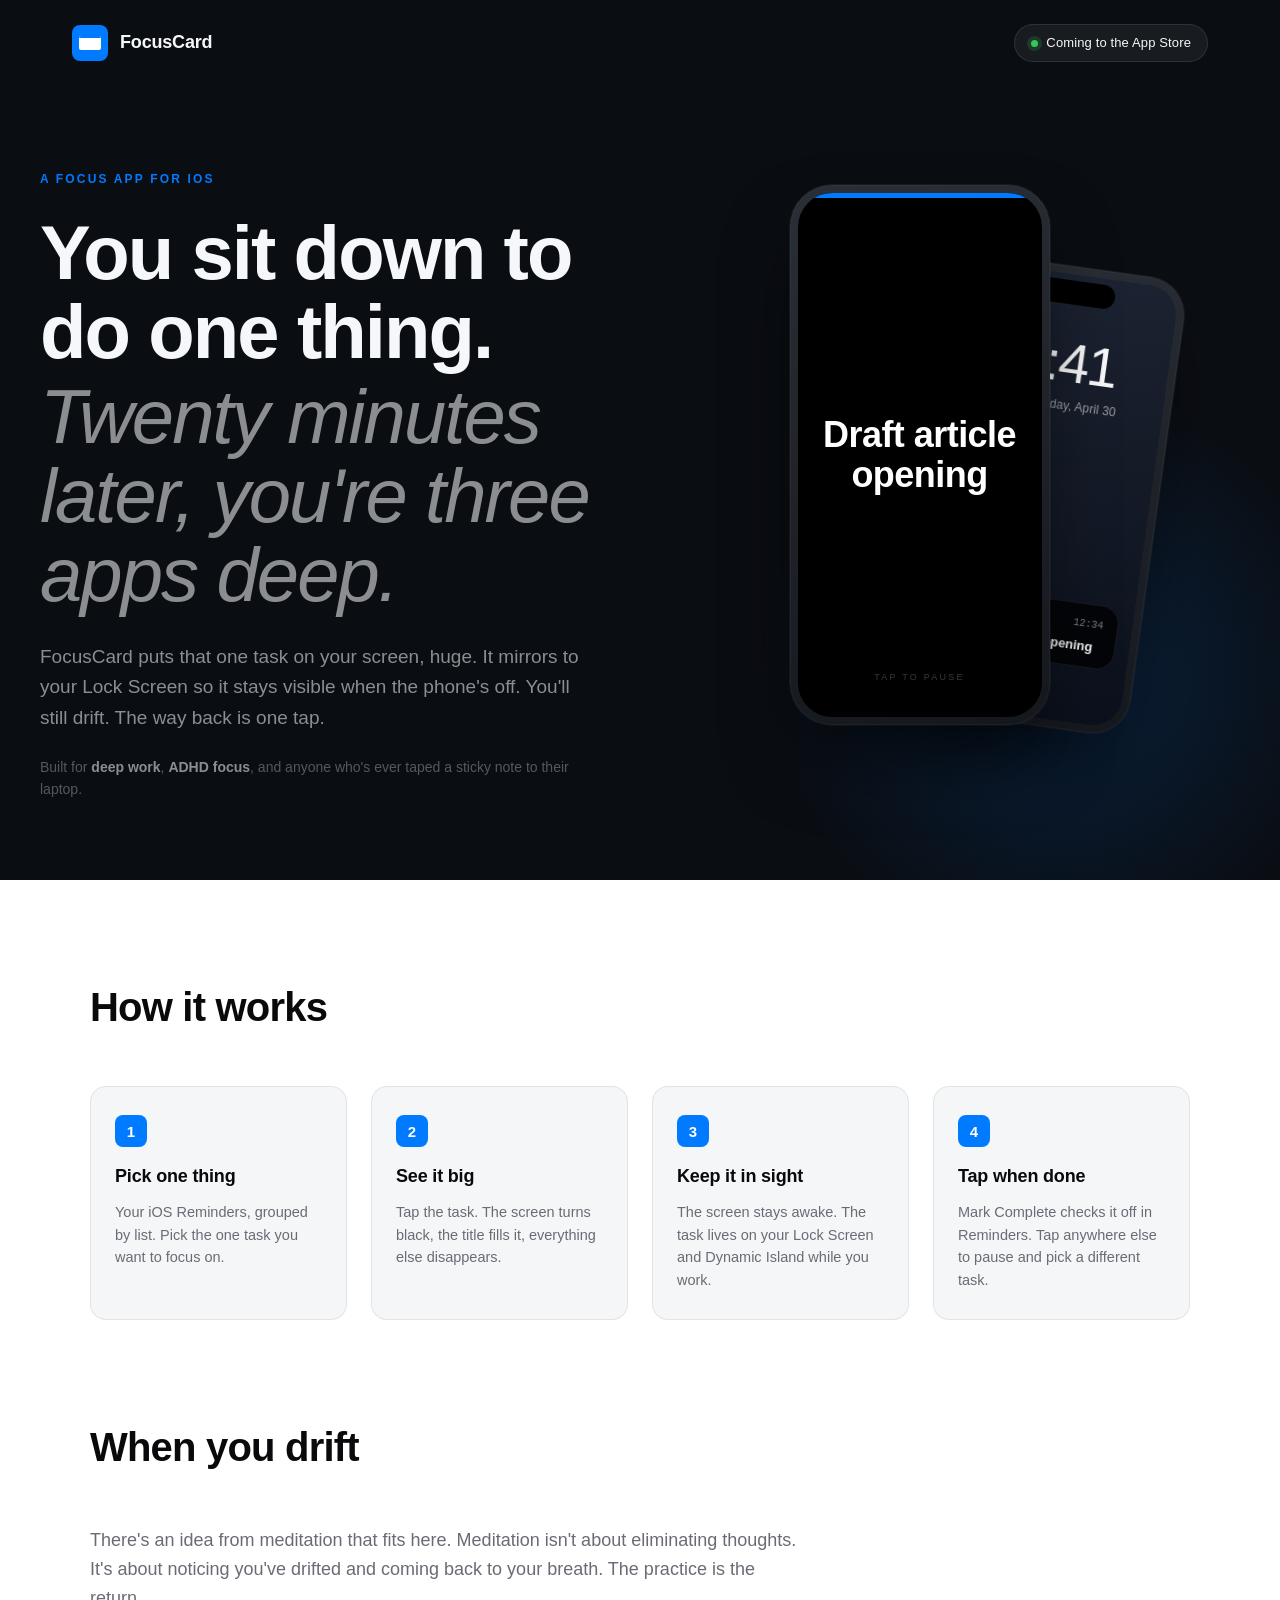
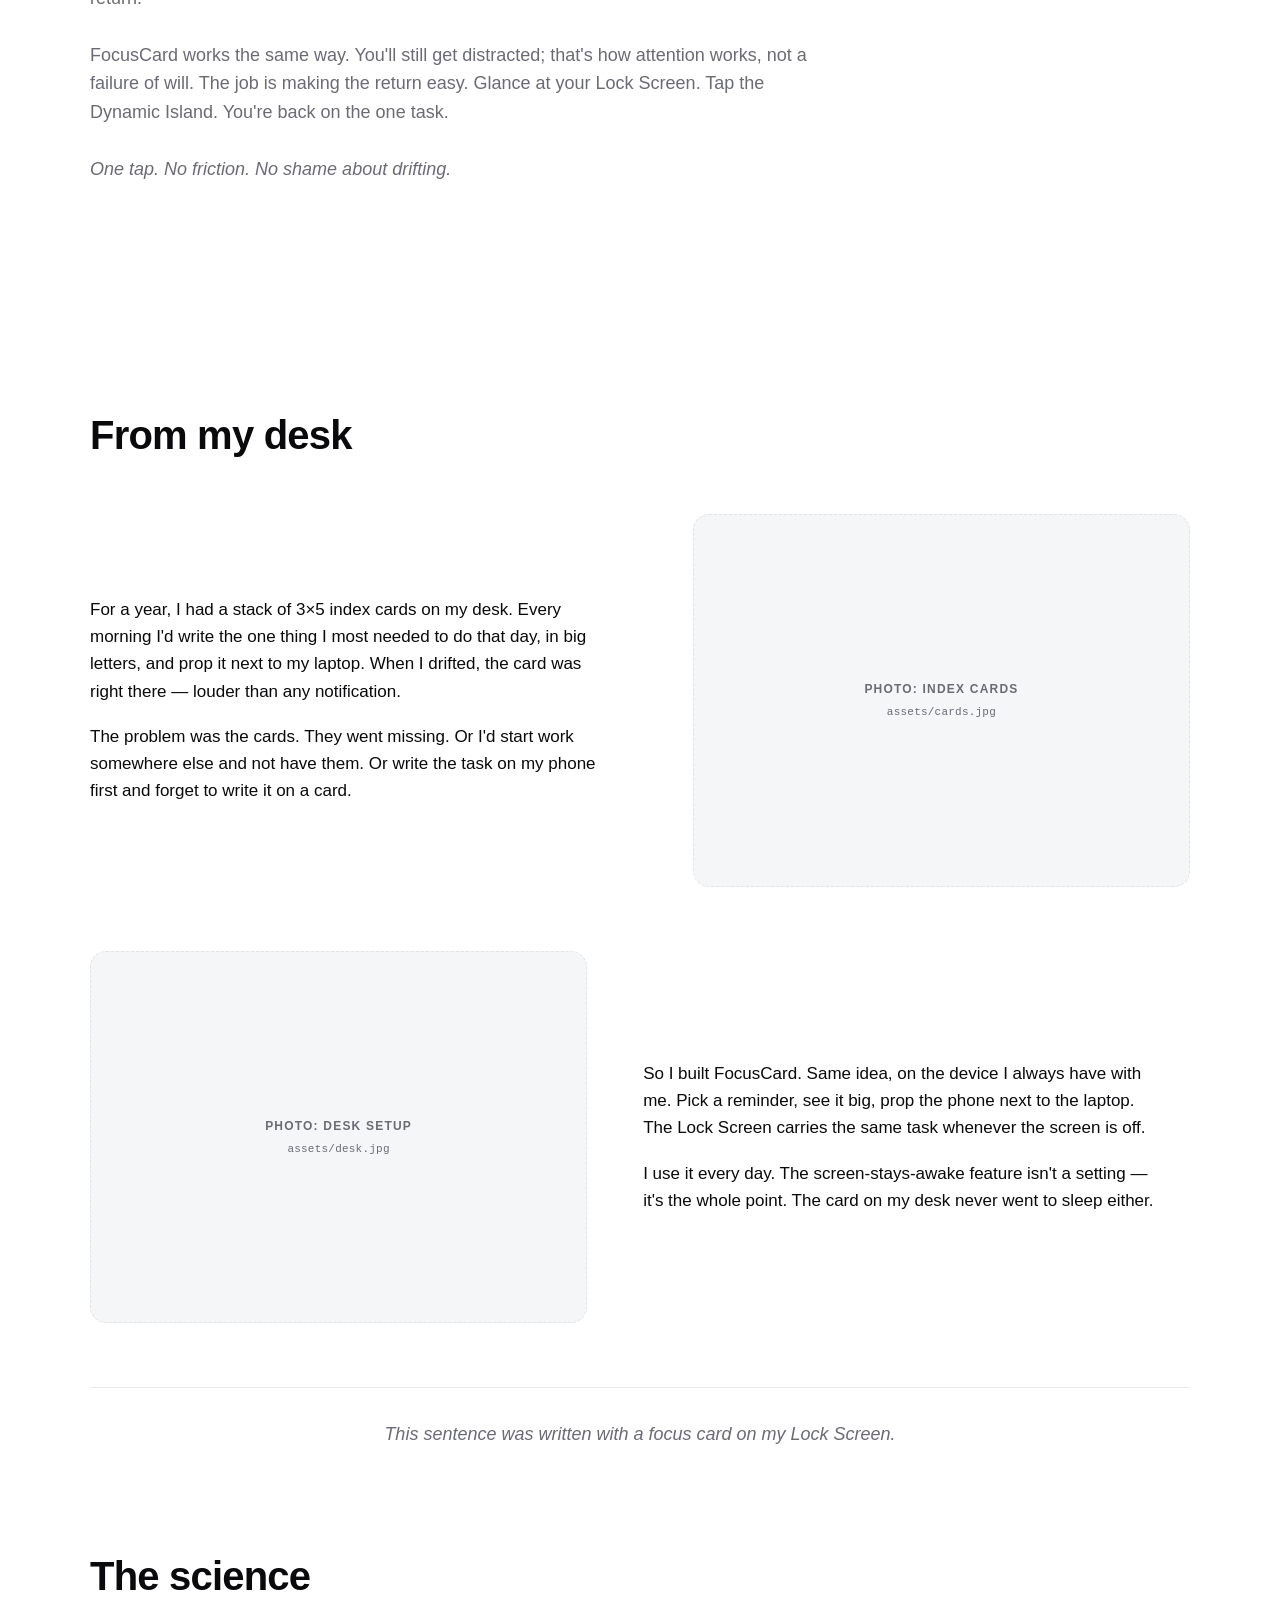
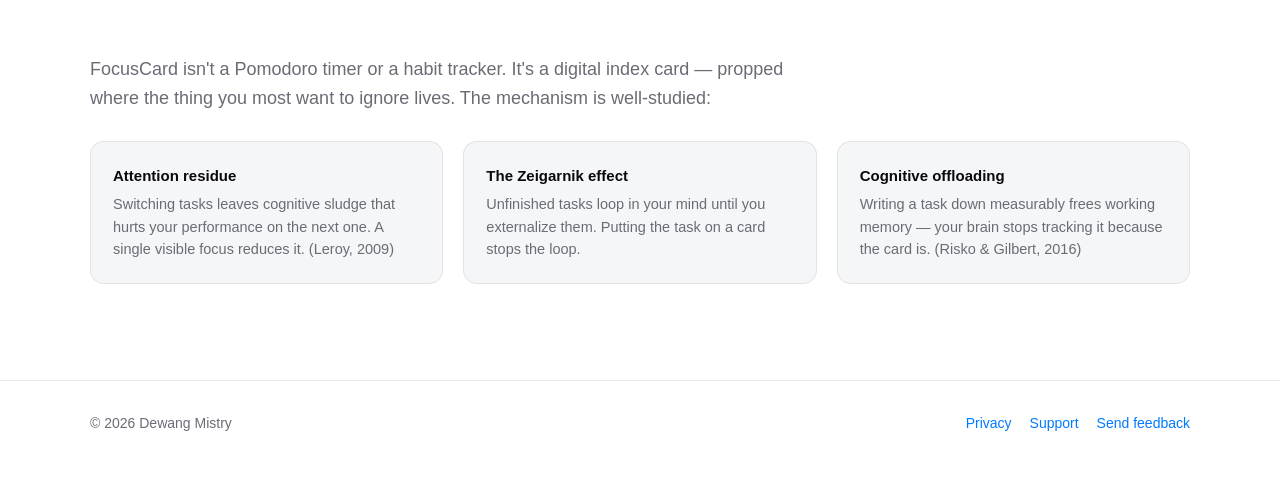
<file: index.html>
<!DOCTYPE html>
<html lang="en">
<head>
<meta charset="utf-8">
<meta name="viewport" content="width=device-width, initial-scale=1">
<title>FocusCard — A focus app for iOS</title>
<meta name="description" content="You sit down to do one thing. Twenty minutes later you're three apps deep. FocusCard puts that one task on your screen and Lock Screen, big enough to keep coming back to. Built for deep work, ADHD focus, and single-task work.">
<meta name="theme-color" content="#0a0d12">
<link rel="canonical" href="https://focuscard.app/">

<!-- Open Graph (Facebook, LinkedIn, iMessage, Slack, Discord, etc.) -->
<meta property="og:type" content="website">
<meta property="og:site_name" content="FocusCard">
<meta property="og:title" content="FocusCard — A focus app for iOS">
<meta property="og:description" content="One task. The only thing on your screen. Built for deep work, ADHD focus, and anyone who's ever taped a sticky note to their laptop.">
<meta property="og:url" content="https://focuscard.app/">
<meta property="og:image" content="https://focuscard.app/og.png">
<meta property="og:image:width" content="1200">
<meta property="og:image:height" content="630">
<meta property="og:image:alt" content="FocusCard — One task. The only thing on your screen.">

<!-- Twitter / X -->
<meta name="twitter:card" content="summary_large_image">
<meta name="twitter:title" content="FocusCard — A focus app for iOS">
<meta name="twitter:description" content="One task. The only thing on your screen. Built for deep work, ADHD focus.">
<meta name="twitter:image" content="https://focuscard.app/og.png">
<meta name="twitter:image:alt" content="FocusCard — One task. The only thing on your screen.">

<link rel="stylesheet" href="style.css">
</head>
<body class="landing">

<header class="lp-nav">
  <a href="index.html" class="lp-brand">
    <div class="badge"><div class="card"></div></div>
    <span>FocusCard</span>
  </a>
  <span class="lp-soon">Coming to the App Store</span>
</header>

<section class="lp-hero">
  <div class="lp-hero-grid">
    <div class="lp-hero-text">
      <p class="lp-eyebrow">A focus app for iOS</p>
      <h1 class="lp-headline">
        You sit down to do one thing.
        <em>Twenty minutes later, you're three apps deep.</em>
      </h1>
      <p class="lp-sub">FocusCard puts that one task on your screen, huge. It mirrors to your Lock Screen so it stays visible when the phone's off. You'll still drift. The way back is one tap.</p>
      <p class="lp-audience">Built for <strong>deep work</strong>, <strong>ADHD focus</strong>, and anyone who's ever taped a sticky note to their laptop.</p>
    </div>

    <div class="lp-hero-mock">
      <div class="phone-stack">
        <!-- Focus card (front) -->
        <div class="phone phone-focus">
          <div class="phone-screen">
            <div class="phone-stripe"></div>
            <div class="phone-card-text">Draft article opening</div>
            <div class="phone-pause">TAP TO PAUSE</div>
          </div>
        </div>

        <!-- Lock Screen with Live Activity (behind, slight tilt) -->
        <div class="phone phone-sm phone-lockscreen">
          <div class="phone-screen">
            <div class="ls-time">9:41</div>
            <div class="ls-date">Wednesday, April 30</div>
            <div class="live-activity">
              <span class="la-stripe"></span>
              <div class="la-content">
                <div class="la-row">
                  <span class="la-pill"><span class="la-dot"></span>FOCUSING</span>
                  <span class="la-timer">12:34</span>
                </div>
                <div class="la-title">Draft article opening</div>
              </div>
            </div>
          </div>
        </div>
      </div>
    </div>
  </div>
</section>

<section class="lp-section">
  <div class="lp-section-inner">
    <h2 class="lp-section-title">How it works</h2>
    <div class="lp-steps">
      <div class="lp-step">
        <span class="lp-step-num">1</span>
        <h3>Pick one thing</h3>
        <p>Your iOS Reminders, grouped by list. Pick the one task you want to focus on.</p>
      </div>
      <div class="lp-step">
        <span class="lp-step-num">2</span>
        <h3>See it big</h3>
        <p>Tap the task. The screen turns black, the title fills it, everything else disappears.</p>
      </div>
      <div class="lp-step">
        <span class="lp-step-num">3</span>
        <h3>Keep it in sight</h3>
        <p>The screen stays awake. The task lives on your Lock Screen and Dynamic Island while you work.</p>
      </div>
      <div class="lp-step">
        <span class="lp-step-num">4</span>
        <h3>Tap when done</h3>
        <p>Mark Complete checks it off in Reminders. Tap anywhere else to pause and pick a different task.</p>
      </div>
    </div>
  </div>
</section>

<section class="lp-section" style="padding-top: 0;">
  <div class="lp-section-inner">
    <h2 class="lp-section-title">When you drift</h2>
    <p class="lp-why-lead">There's an idea from meditation that fits here. Meditation isn't about eliminating thoughts. It's about noticing you've drifted and coming back to your breath. The practice is the return.</p>
    <p class="lp-why-lead">FocusCard works the same way. You'll still get distracted; that's how attention works, not a failure of will. The job is making the return easy. Glance at your Lock Screen. Tap the Dynamic Island. You're back on the one task.</p>
    <p class="lp-why-lead" style="font-style: italic;">One tap. No friction. No shame about drifting.</p>
  </div>
</section>

<section class="lp-section lp-story">
  <div class="lp-section-inner">
    <h2 class="lp-section-title">From my desk</h2>

    <div class="lp-story-grid">
      <div>
        <p>For a year, I had a stack of 3×5 index cards on my desk. Every morning I'd write the one thing I most needed to do that day, in big letters, and prop it next to my laptop. When I drifted, the card was right there — louder than any notification.</p>
        <p>The problem was the cards. They went missing. Or I'd start work somewhere else and not have them. Or write the task on my phone first and forget to write it on a card.</p>
      </div>
      <!-- Drop your photo at: docs/assets/cards.jpg (≥1200×900, jpg) -->
      <!-- Then replace this entire <figure> with: <figure class="lp-photo"><img src="assets/cards.jpg" alt="A stack of index cards on a wooden desk"></figure> -->
      <figure class="lp-photo">
        <span class="lp-photo-hint">
          Photo: index cards
          <code>assets/cards.jpg</code>
        </span>
      </figure>
    </div>

    <div class="lp-story-grid reverse">
      <div>
        <p>So I built FocusCard. Same idea, on the device I always have with me. Pick a reminder, see it big, prop the phone next to the laptop. The Lock Screen carries the same task whenever the screen is off.</p>
        <p>I use it every day. The screen-stays-awake feature isn't a setting — it's the whole point. The card on my desk never went to sleep either.</p>
      </div>
      <!-- Drop your photo at: docs/assets/desk.jpg (≥1600×1200, jpg) -->
      <!-- Then replace this entire <figure> with: <figure class="lp-photo"><img src="assets/desk.jpg" alt="Author's desk with iPhone running FocusCard propped next to a laptop"></figure> -->
      <figure class="lp-photo">
        <span class="lp-photo-hint">
          Photo: desk setup
          <code>assets/desk.jpg</code>
        </span>
      </figure>
    </div>

    <div class="lp-story-callout">
      <p>This sentence was written with a focus card on my Lock Screen.</p>
    </div>
  </div>
</section>

<section class="lp-section" style="padding-top: 0;">
  <div class="lp-section-inner">
    <h2 class="lp-section-title">The science</h2>
    <p class="lp-why-lead">FocusCard isn't a Pomodoro timer or a habit tracker. It's a digital index card — propped where the thing you most want to ignore lives. The mechanism is well-studied:</p>
    <ul class="lp-research">
      <li>
        <strong>Attention residue</strong>
        Switching tasks leaves cognitive sludge that hurts your performance on the next one. A single visible focus reduces it. (Leroy, 2009)
      </li>
      <li>
        <strong>The Zeigarnik effect</strong>
        Unfinished tasks loop in your mind until you externalize them. Putting the task on a card stops the loop.
      </li>
      <li>
        <strong>Cognitive offloading</strong>
        Writing a task down measurably frees working memory — your brain stops tracking it because the card is. (Risko &amp; Gilbert, 2016)
      </li>
    </ul>
  </div>
</section>

<footer class="lp-footer">
  <div class="lp-footer-inner">
    <span>© 2026 Dewang Mistry</span>
    <nav>
      <a href="privacy.html">Privacy</a>
      <a href="support.html">Support</a>
      <a href="mailto:dewang+focuscard@gmail.com">Send feedback</a>
    </nav>
  </div>
</footer>

</body>
</html>
</file>
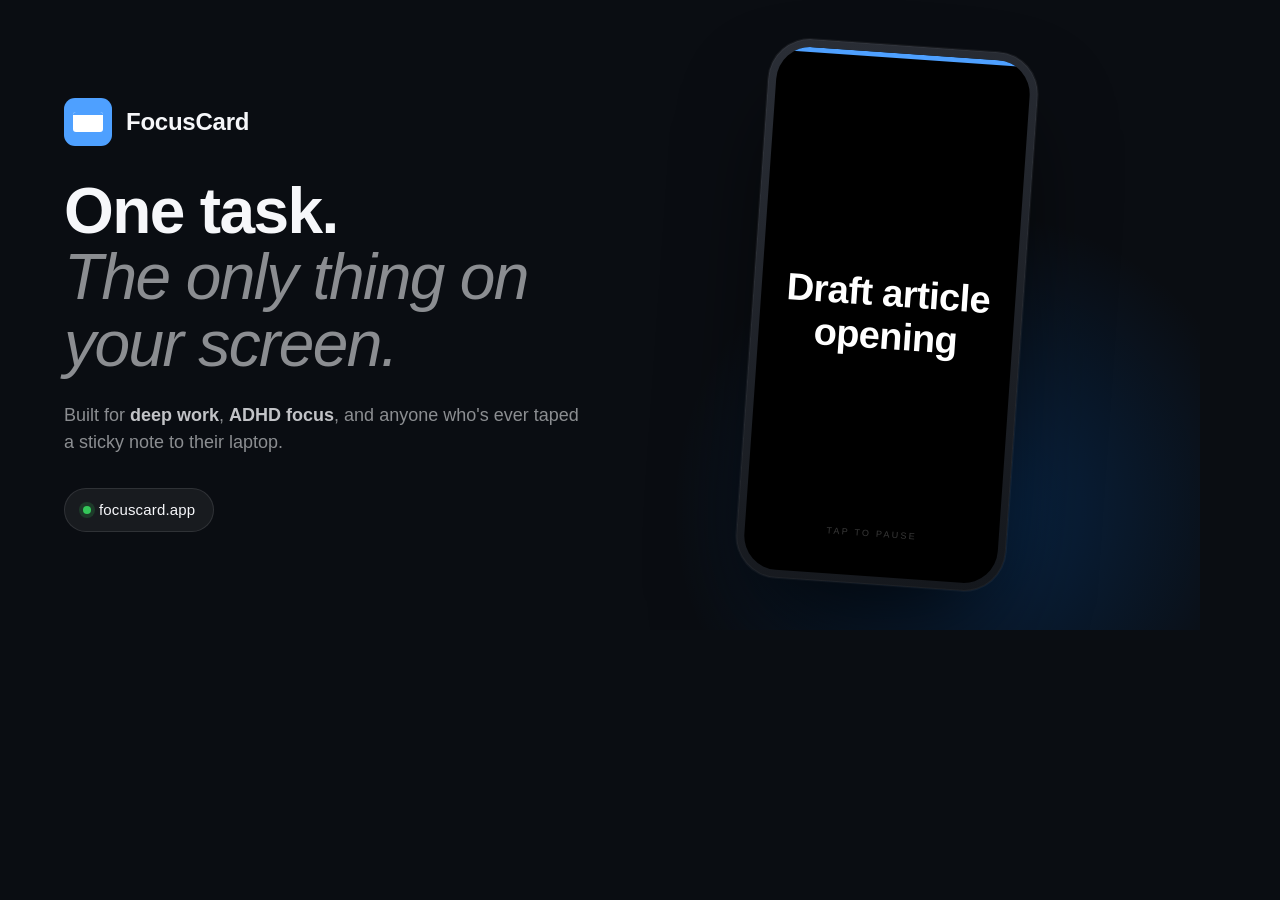
<file: og.html>
<!DOCTYPE html>
<!--
  Renders a 1200×630 social card for Open Graph / Twitter / iMessage previews.
  This file is rendered headlessly into og.png; it is NOT linked from index.html.
-->
<html lang="en">
<head>
<meta charset="utf-8">
<title>FocusCard OG card</title>
<style>
  :root {
    --tint: #4ea0ff;
    --bg: #0a0d12;
    --fg: #f6f7fa;
    --muted: rgba(246, 247, 250, 0.55);
  }
  * { box-sizing: border-box; margin: 0; padding: 0; }
  html, body {
    width: 1200px;
    height: 630px;
    background: var(--bg);
    color: var(--fg);
    font: 17px/1.5 -apple-system, BlinkMacSystemFont, "SF Pro Text", "Segoe UI", Roboto, sans-serif;
    -webkit-font-smoothing: antialiased;
    overflow: hidden;
  }
  body {
    position: relative;
    display: grid;
    grid-template-columns: 1.15fr 1fr;
    align-items: center;
    padding: 0 64px;
  }
  body::before {
    content: "";
    position: absolute;
    top: 25%; right: -10%;
    width: 700px; height: 700px;
    background: radial-gradient(circle, rgba(0, 122, 255, 0.22) 0%, transparent 60%);
    pointer-events: none;
  }
  .left { z-index: 1; }
  .brand {
    display: flex;
    align-items: center;
    gap: 14px;
    margin-bottom: 32px;
  }
  .badge {
    width: 48px; height: 48px;
    background: var(--tint);
    border-radius: 11px;
    display: flex; align-items: center; justify-content: center;
  }
  .badge .card {
    width: 30px; height: 20px;
    background: white; border-radius: 3px;
    position: relative; overflow: hidden;
  }
  .badge .card::before {
    content: "";
    position: absolute; top: 0; left: 0; right: 0;
    height: 3px; background: var(--tint);
  }
  .brand h1 {
    font-size: 24px;
    font-weight: 700;
    letter-spacing: -0.01em;
  }
  .headline {
    font-size: 64px;
    font-weight: 700;
    line-height: 1.04;
    letter-spacing: -0.025em;
    margin-bottom: 24px;
  }
  .headline em {
    display: block;
    font-style: italic;
    font-weight: 400;
    color: var(--muted);
  }
  .tagline {
    font-size: 18px;
    color: var(--muted);
    line-height: 1.5;
    max-width: 520px;
    margin-bottom: 32px;
  }
  .tagline strong {
    color: rgba(246, 247, 250, 0.78);
    font-weight: 600;
  }
  .url {
    display: inline-flex;
    align-items: center;
    gap: 8px;
    padding: 10px 18px;
    border-radius: 999px;
    background: rgba(255, 255, 255, 0.06);
    border: 1px solid rgba(255, 255, 255, 0.10);
    color: var(--fg);
    font-size: 15px;
    font-weight: 500;
    letter-spacing: 0.01em;
  }
  .url::before {
    content: "";
    width: 8px; height: 8px;
    border-radius: 50%;
    background: #34c759;
    box-shadow: 0 0 0 4px rgba(52, 199, 89, 0.18);
  }

  /* Phone mockup, slightly tilted */
  .right {
    display: flex;
    justify-content: center;
    align-items: center;
    z-index: 1;
  }
  .phone {
    width: 270px;
    height: 540px;
    background: linear-gradient(160deg, #2a2e36 0%, #14171c 100%);
    border-radius: 42px;
    padding: 8px;
    box-shadow:
      0 50px 100px -25px rgba(0, 0, 0, 0.8),
      0 0 0 1px rgba(255, 255, 255, 0.06),
      inset 0 0 0 1px rgba(255, 255, 255, 0.04);
    position: relative;
    transform: rotate(4deg);
  }
  .phone::before {
    content: "";
    position: absolute;
    top: 16px;
    left: 50%;
    transform: translateX(-50%);
    width: 96px; height: 28px;
    background: #000;
    border-radius: 20px;
    z-index: 3;
  }
  .phone-screen {
    width: 100%; height: 100%;
    background: #000;
    border-radius: 34px;
    overflow: hidden;
    position: relative;
    display: flex;
    align-items: center;
    justify-content: center;
  }
  .phone-stripe {
    position: absolute;
    top: 0; left: 0; right: 0;
    height: 5px;
    background: var(--tint);
    z-index: 2;
  }
  .phone-text {
    color: white;
    font-size: 38px;
    font-weight: 600;
    text-align: center;
    letter-spacing: -0.015em;
    line-height: 1.12;
    padding: 0 22px;
  }
  .phone-pause {
    position: absolute;
    bottom: 36px;
    left: 0; right: 0;
    font-size: 9px;
    letter-spacing: 0.25em;
    color: rgba(255, 255, 255, 0.22);
    text-align: center;
  }
</style>
</head>
<body>
  <div class="left">
    <div class="brand">
      <div class="badge"><div class="card"></div></div>
      <h1>FocusCard</h1>
    </div>
    <h2 class="headline">
      One task.
      <em>The only thing on your screen.</em>
    </h2>
    <p class="tagline">
      Built for <strong>deep work</strong>, <strong>ADHD focus</strong>, and anyone who's ever taped a sticky note to their laptop.
    </p>
    <span class="url">focuscard.app</span>
  </div>

  <div class="right">
    <div class="phone">
      <div class="phone-screen">
        <div class="phone-stripe"></div>
        <div class="phone-text">Draft article opening</div>
        <div class="phone-pause">TAP TO PAUSE</div>
      </div>
    </div>
  </div>
</body>
</html>
</file>
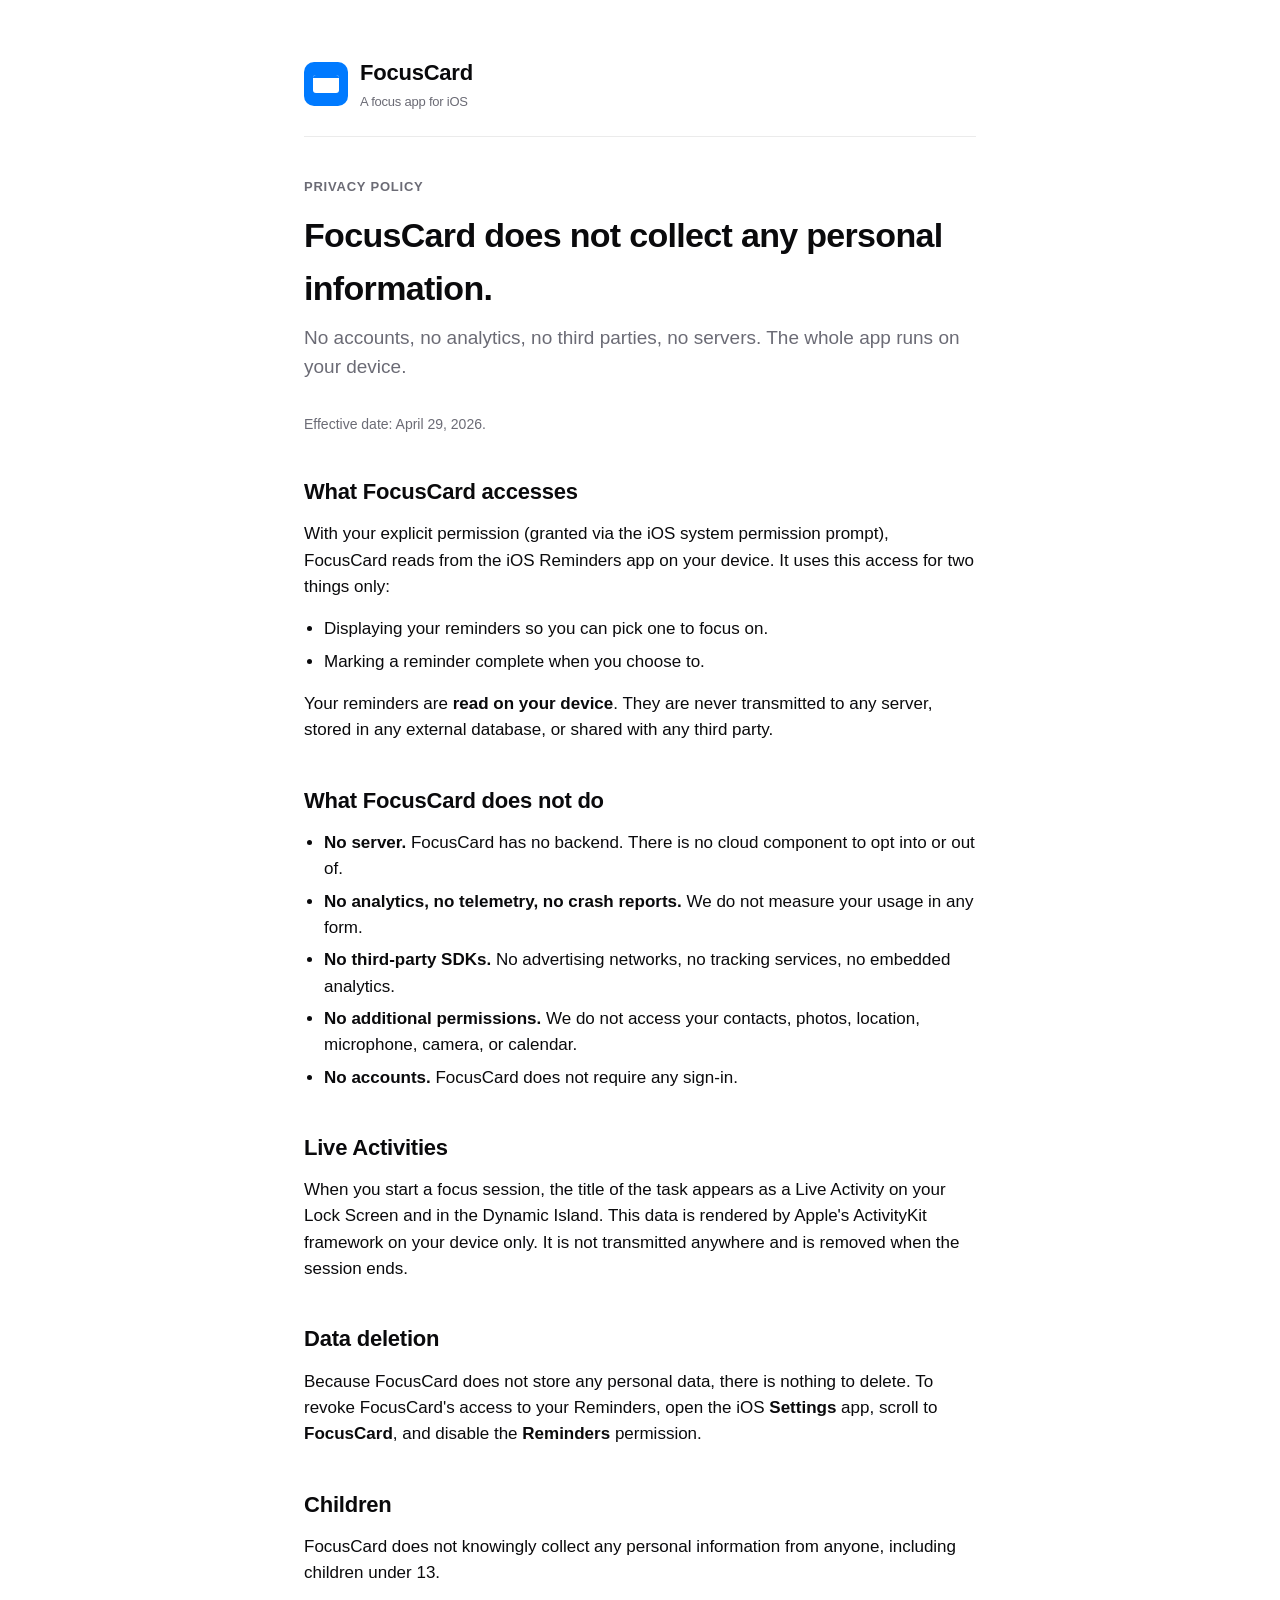
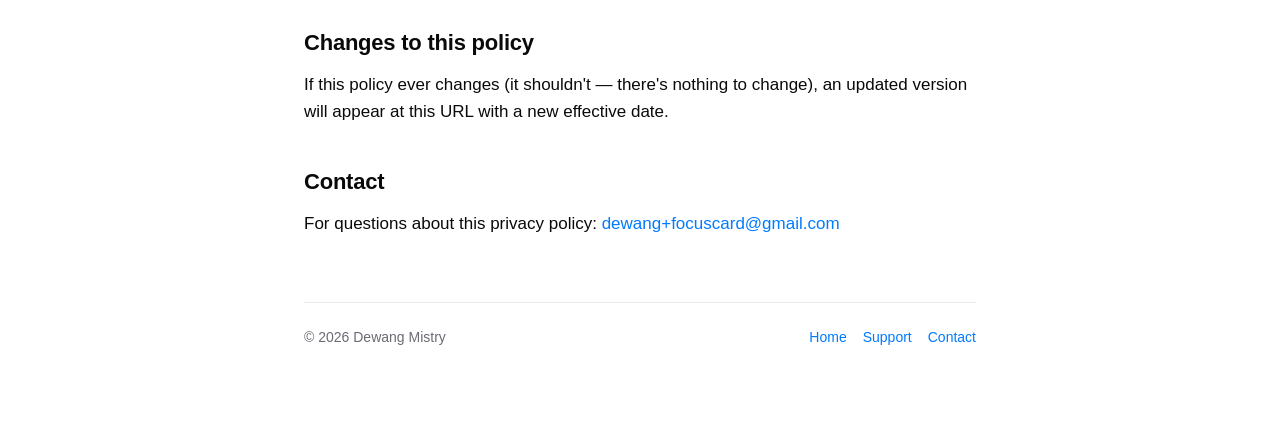
<file: privacy.html>
<!DOCTYPE html>
<html lang="en">
<head>
<meta charset="utf-8">
<meta name="viewport" content="width=device-width, initial-scale=1">
<title>Privacy Policy — FocusCard</title>
<meta name="description" content="FocusCard does not collect any personal information. No accounts, no analytics, no third parties, no servers. The whole app runs on your device.">
<meta name="theme-color" content="#0a0d12">
<link rel="canonical" href="https://focuscard.app/privacy.html">

<!-- Open Graph -->
<meta property="og:type" content="website">
<meta property="og:site_name" content="FocusCard">
<meta property="og:title" content="FocusCard — Privacy Policy">
<meta property="og:description" content="FocusCard does not collect any personal information. No accounts, no analytics, no third parties, no servers.">
<meta property="og:url" content="https://focuscard.app/privacy.html">
<meta property="og:image" content="https://focuscard.app/og.png">
<meta property="og:image:width" content="1200">
<meta property="og:image:height" content="630">

<!-- Twitter -->
<meta name="twitter:card" content="summary_large_image">
<meta name="twitter:title" content="FocusCard — Privacy Policy">
<meta name="twitter:description" content="FocusCard does not collect any personal information.">
<meta name="twitter:image" content="https://focuscard.app/og.png">

<link rel="stylesheet" href="style.css">
</head>
<body>
<main>
  <header class="brand">
    <div class="badge"><div class="card"></div></div>
    <h1>FocusCard <span class="tagline">A focus app for iOS</span></h1>
  </header>

  <p class="eyebrow">Privacy Policy</p>
  <h1 class="page-title">FocusCard does not collect any personal information.</h1>
  <p class="lead">No accounts, no analytics, no third parties, no servers. The whole app runs on your device.</p>

  <p style="font-size: 14px; color: var(--muted);">Effective date: April 29, 2026.</p>

  <h2>What FocusCard accesses</h2>
  <p>With your explicit permission (granted via the iOS system permission prompt), FocusCard reads from the iOS Reminders app on your device. It uses this access for two things only:</p>
  <ul>
    <li>Displaying your reminders so you can pick one to focus on.</li>
    <li>Marking a reminder complete when you choose to.</li>
  </ul>
  <p>Your reminders are <strong>read on your device</strong>. They are never transmitted to any server, stored in any external database, or shared with any third party.</p>

  <h2>What FocusCard does not do</h2>
  <ul>
    <li><strong>No server.</strong> FocusCard has no backend. There is no cloud component to opt into or out of.</li>
    <li><strong>No analytics, no telemetry, no crash reports.</strong> We do not measure your usage in any form.</li>
    <li><strong>No third-party SDKs.</strong> No advertising networks, no tracking services, no embedded analytics.</li>
    <li><strong>No additional permissions.</strong> We do not access your contacts, photos, location, microphone, camera, or calendar.</li>
    <li><strong>No accounts.</strong> FocusCard does not require any sign-in.</li>
  </ul>

  <h2>Live Activities</h2>
  <p>When you start a focus session, the title of the task appears as a Live Activity on your Lock Screen and in the Dynamic Island. This data is rendered by Apple's ActivityKit framework on your device only. It is not transmitted anywhere and is removed when the session ends.</p>

  <h2>Data deletion</h2>
  <p>Because FocusCard does not store any personal data, there is nothing to delete. To revoke FocusCard's access to your Reminders, open the iOS <strong>Settings</strong> app, scroll to <strong>FocusCard</strong>, and disable the <strong>Reminders</strong> permission.</p>

  <h2>Children</h2>
  <p>FocusCard does not knowingly collect any personal information from anyone, including children under 13.</p>

  <h2>Changes to this policy</h2>
  <p>If this policy ever changes (it shouldn't — there's nothing to change), an updated version will appear at this URL with a new effective date.</p>

  <h2>Contact</h2>
  <p>For questions about this privacy policy: <a href="mailto:dewang+focuscard@gmail.com">dewang+focuscard@gmail.com</a></p>

  <footer>
    <span>© 2026 Dewang Mistry</span>
    <nav>
      <a href="index.html">Home</a>
      <a href="support.html">Support</a>
      <a href="mailto:dewang+focuscard@gmail.com">Contact</a>
    </nav>
  </footer>
</main>
</body>
</html>
</file>
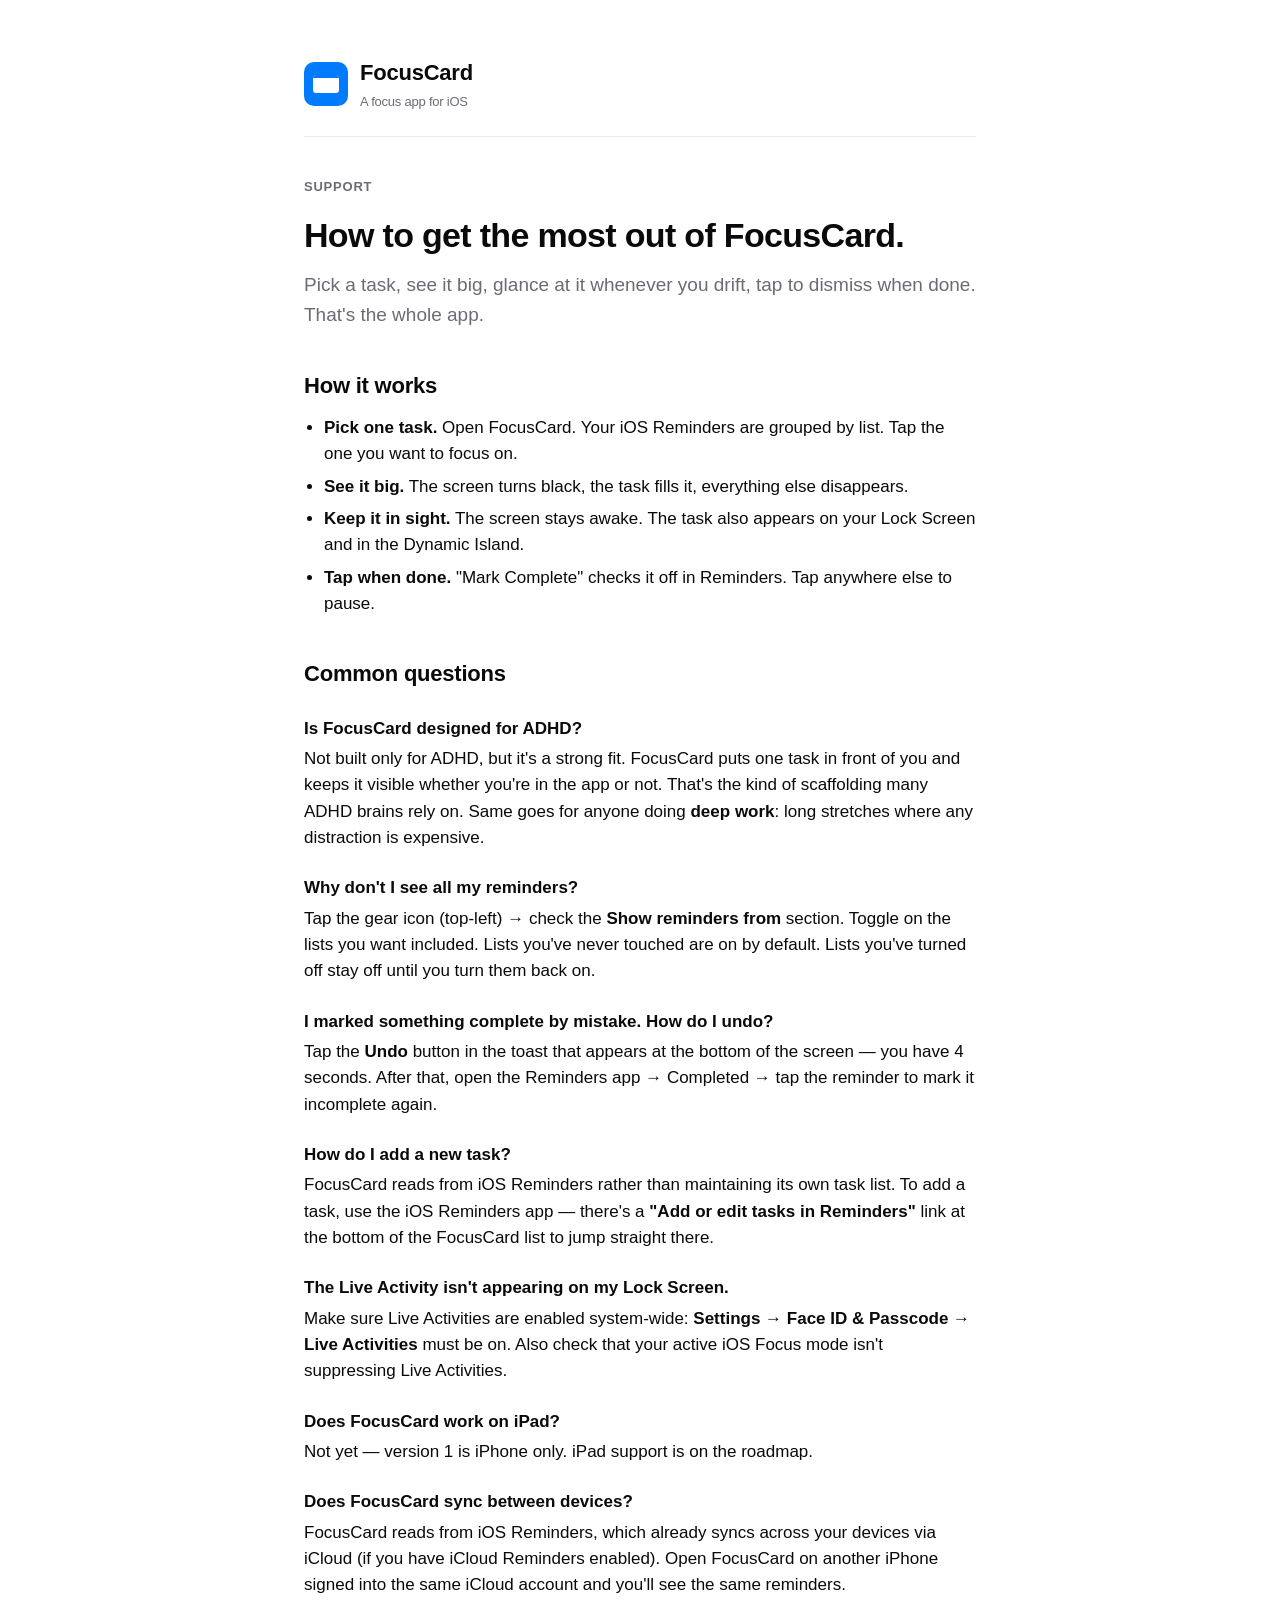
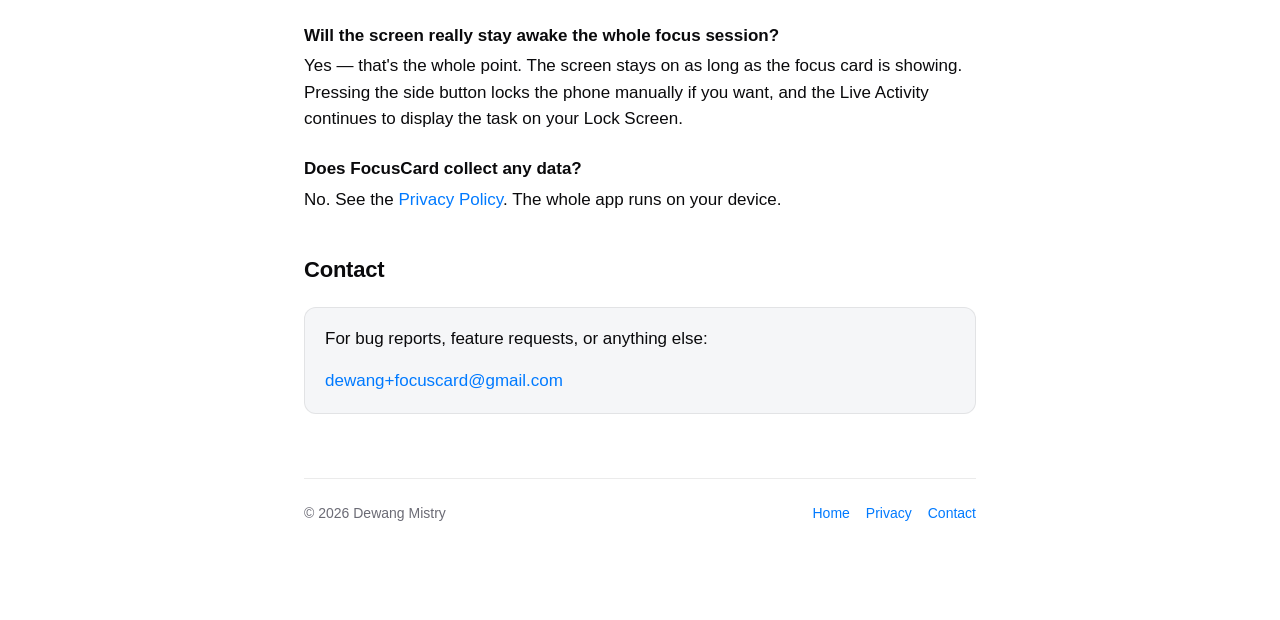
<file: support.html>
<!DOCTYPE html>
<html lang="en">
<head>
<meta charset="utf-8">
<meta name="viewport" content="width=device-width, initial-scale=1">
<title>Support — FocusCard</title>
<meta name="description" content="How to get the most out of FocusCard. Pick a task, see it big, glance at it whenever you drift, tap to dismiss when done.">
<meta name="theme-color" content="#0a0d12">
<link rel="canonical" href="https://focuscard.app/support.html">

<!-- Open Graph -->
<meta property="og:type" content="website">
<meta property="og:site_name" content="FocusCard">
<meta property="og:title" content="FocusCard — Support">
<meta property="og:description" content="How to get the most out of FocusCard. FAQs, tips, and feedback contact.">
<meta property="og:url" content="https://focuscard.app/support.html">
<meta property="og:image" content="https://focuscard.app/og.png">
<meta property="og:image:width" content="1200">
<meta property="og:image:height" content="630">

<!-- Twitter -->
<meta name="twitter:card" content="summary_large_image">
<meta name="twitter:title" content="FocusCard — Support">
<meta name="twitter:description" content="How to get the most out of FocusCard.">
<meta name="twitter:image" content="https://focuscard.app/og.png">

<link rel="stylesheet" href="style.css">
</head>
<body>
<main>
  <header class="brand">
    <div class="badge"><div class="card"></div></div>
    <h1>FocusCard <span class="tagline">A focus app for iOS</span></h1>
  </header>

  <p class="eyebrow">Support</p>
  <h1 class="page-title">How to get the most out of FocusCard.</h1>
  <p class="lead">Pick a task, see it big, glance at it whenever you drift, tap to dismiss when done. That's the whole app.</p>

  <h2>How it works</h2>
  <ul>
    <li><strong>Pick one task.</strong> Open FocusCard. Your iOS Reminders are grouped by list. Tap the one you want to focus on.</li>
    <li><strong>See it big.</strong> The screen turns black, the task fills it, everything else disappears.</li>
    <li><strong>Keep it in sight.</strong> The screen stays awake. The task also appears on your Lock Screen and in the Dynamic Island.</li>
    <li><strong>Tap when done.</strong> "Mark Complete" checks it off in Reminders. Tap anywhere else to pause.</li>
  </ul>

  <h2>Common questions</h2>

  <p class="faq-q">Is FocusCard designed for ADHD?</p>
  <p>Not built only for ADHD, but it's a strong fit. FocusCard puts one task in front of you and keeps it visible whether you're in the app or not. That's the kind of scaffolding many ADHD brains rely on. Same goes for anyone doing <strong>deep work</strong>: long stretches where any distraction is expensive.</p>

  <p class="faq-q">Why don't I see all my reminders?</p>
  <p>Tap the gear icon (top-left) → check the <strong>Show reminders from</strong> section. Toggle on the lists you want included. Lists you've never touched are on by default. Lists you've turned off stay off until you turn them back on.</p>

  <p class="faq-q">I marked something complete by mistake. How do I undo?</p>
  <p>Tap the <strong>Undo</strong> button in the toast that appears at the bottom of the screen — you have 4 seconds. After that, open the Reminders app → Completed → tap the reminder to mark it incomplete again.</p>

  <p class="faq-q">How do I add a new task?</p>
  <p>FocusCard reads from iOS Reminders rather than maintaining its own task list. To add a task, use the iOS Reminders app — there's a <strong>"Add or edit tasks in Reminders"</strong> link at the bottom of the FocusCard list to jump straight there.</p>

  <p class="faq-q">The Live Activity isn't appearing on my Lock Screen.</p>
  <p>Make sure Live Activities are enabled system-wide: <strong>Settings → Face ID &amp; Passcode → Live Activities</strong> must be on. Also check that your active iOS Focus mode isn't suppressing Live Activities.</p>

  <p class="faq-q">Does FocusCard work on iPad?</p>
  <p>Not yet — version 1 is iPhone only. iPad support is on the roadmap.</p>

  <p class="faq-q">Does FocusCard sync between devices?</p>
  <p>FocusCard reads from iOS Reminders, which already syncs across your devices via iCloud (if you have iCloud Reminders enabled). Open FocusCard on another iPhone signed into the same iCloud account and you'll see the same reminders.</p>

  <p class="faq-q">Will the screen really stay awake the whole focus session?</p>
  <p>Yes — that's the whole point. The screen stays on as long as the focus card is showing. Pressing the side button locks the phone manually if you want, and the Live Activity continues to display the task on your Lock Screen.</p>

  <p class="faq-q">Does FocusCard collect any data?</p>
  <p>No. See the <a href="privacy.html">Privacy Policy</a>. The whole app runs on your device.</p>

  <h2>Contact</h2>
  <div class="card-block">
    <p>For bug reports, feature requests, or anything else:</p>
    <p><a href="mailto:dewang+focuscard@gmail.com">dewang+focuscard@gmail.com</a></p>
  </div>

  <footer>
    <span>© 2026 Dewang Mistry</span>
    <nav>
      <a href="index.html">Home</a>
      <a href="privacy.html">Privacy</a>
      <a href="mailto:dewang+focuscard@gmail.com">Contact</a>
    </nav>
  </footer>
</main>
</body>
</html>
</file>
<file: style.css>
:root {
  --bg: #ffffff;
  --fg: #0a0a0c;
  --muted: #6b6b75;
  --tint: #007aff;
  --accent-bg: #f5f6f8;
  --border: rgba(0, 0, 0, 0.08);
  --card: #ffffff;
  --shadow: 0 1px 2px rgba(0, 0, 0, 0.04), 0 8px 24px rgba(0, 0, 0, 0.06);
  --hero-bg: #0a0d12;
  --hero-fg: #f6f7fa;
  --hero-muted: rgba(246, 247, 250, 0.55);
  --hero-dim: rgba(246, 247, 250, 0.32);
}

@media (prefers-color-scheme: dark) {
  :root {
    /* Slightly lighter than --hero-bg so the landing-page sections under the
       hero have visible contrast against it. */
    --bg: #141823;
    --fg: #f1f2f4;
    --muted: #a0a4ae;
    --tint: #4ea0ff;
    --accent-bg: #1c2230;
    --border: rgba(255, 255, 255, 0.08);
    --card: #1c2230;
    --shadow: 0 1px 2px rgba(0, 0, 0, 0.4), 0 8px 24px rgba(0, 0, 0, 0.4);
  }
}

* { box-sizing: border-box; }

html, body {
  margin: 0;
  padding: 0;
  background: var(--bg);
  color: var(--fg);
  font: 17px/1.55 -apple-system, BlinkMacSystemFont, "SF Pro Text", "Segoe UI", Roboto, sans-serif;
  -webkit-font-smoothing: antialiased;
}

a { color: var(--tint); text-decoration: none; }
a:hover { text-decoration: underline; }

/* =========================================================================
   Sub-pages (privacy, support) — kept as the original simple layout.
   ========================================================================= */

main {
  max-width: 720px;
  margin: 0 auto;
  padding: 56px 24px 96px;
}

header.brand {
  display: flex;
  align-items: center;
  gap: 12px;
  margin-bottom: 40px;
  padding-bottom: 24px;
  border-bottom: 1px solid var(--border);
}

header.brand .badge {
  width: 44px;
  height: 44px;
  background: var(--tint);
  border-radius: 10px;
  display: flex;
  align-items: center;
  justify-content: center;
  flex-shrink: 0;
}

header.brand .badge .card {
  width: 26px;
  height: 18px;
  background: white;
  border-radius: 3px;
  position: relative;
  overflow: hidden;
}

header.brand .badge .card::before {
  content: "";
  position: absolute;
  top: 0; left: 0; right: 0;
  height: 3px;
  background: var(--tint);
}

header.brand h1 {
  margin: 0;
  font-size: 22px;
  font-weight: 700;
  letter-spacing: -0.01em;
}

header.brand .tagline {
  display: block;
  font-size: 13px;
  font-weight: 400;
  color: var(--muted);
  margin-top: 2px;
}

h1.page-title {
  font-size: 34px;
  font-weight: 700;
  letter-spacing: -0.02em;
  margin: 0 0 8px;
}

.eyebrow {
  font-size: 13px;
  font-weight: 600;
  letter-spacing: 0.06em;
  text-transform: uppercase;
  color: var(--muted);
  margin: 0 0 12px;
}

p.lead {
  font-size: 19px;
  color: var(--muted);
  margin: 0 0 32px;
}

main h2 {
  font-size: 22px;
  font-weight: 600;
  letter-spacing: -0.01em;
  margin: 40px 0 12px;
}

main h3 {
  font-size: 17px;
  font-weight: 600;
  margin: 28px 0 6px;
}

main p { margin: 0 0 16px; }

main ul { padding-left: 20px; margin: 0 0 16px; }
main ul li { margin-bottom: 6px; }

.card-block {
  background: var(--accent-bg);
  border: 1px solid var(--border);
  border-radius: 12px;
  padding: 18px 20px;
  margin: 20px 0 24px;
}

.card-block p:last-child { margin-bottom: 0; }

.faq-q {
  font-weight: 600;
  margin-top: 24px;
  margin-bottom: 4px;
}

main > footer {
  margin-top: 64px;
  padding-top: 24px;
  border-top: 1px solid var(--border);
  font-size: 14px;
  color: var(--muted);
  display: flex;
  flex-wrap: wrap;
  gap: 16px;
  justify-content: space-between;
}

main > footer nav { display: flex; gap: 16px; }

@media (max-width: 480px) {
  main { padding: 36px 18px 64px; }
  h1.page-title { font-size: 28px; }
  p.lead { font-size: 17px; }
}

/* =========================================================================
   Landing page (index.html) — dark hero, phone mockup, then light sections.
   All classes prefixed `.lp-` so they don't bleed into privacy/support pages.
   ========================================================================= */

body.landing { background: var(--hero-bg); }

.lp-nav {
  max-width: 1200px;
  margin: 0 auto;
  padding: 24px 32px;
  display: flex;
  align-items: center;
  justify-content: space-between;
  gap: 20px;
}

.lp-brand {
  display: flex;
  align-items: center;
  gap: 12px;
  color: var(--hero-fg);
  text-decoration: none;
  font-weight: 600;
  font-size: 18px;
  letter-spacing: -0.01em;
}

.lp-brand:hover { text-decoration: none; }

.lp-brand .badge {
  width: 36px;
  height: 36px;
  background: var(--tint);
  border-radius: 8px;
  display: flex;
  align-items: center;
  justify-content: center;
  flex-shrink: 0;
}

.lp-brand .badge .card {
  width: 22px;
  height: 14px;
  background: white;
  border-radius: 2px;
  position: relative;
  overflow: hidden;
}

.lp-brand .badge .card::before {
  content: "";
  position: absolute;
  top: 0; left: 0; right: 0;
  height: 2px;
  background: var(--tint);
}

.lp-soon {
  display: inline-flex;
  align-items: center;
  gap: 8px;
  padding: 8px 16px;
  border-radius: 999px;
  background: rgba(255, 255, 255, 0.06);
  border: 1px solid rgba(255, 255, 255, 0.10);
  color: var(--hero-fg);
  font-size: 13px;
  font-weight: 500;
  letter-spacing: 0.01em;
}

.lp-soon::before {
  content: "";
  width: 7px;
  height: 7px;
  border-radius: 50%;
  background: #34c759;
  box-shadow: 0 0 0 4px rgba(52, 199, 89, 0.18);
}

/* ── Hero ──────────────────────────────────────────────────────────────── */

.lp-hero {
  background: var(--hero-bg);
  color: var(--hero-fg);
  padding: 24px 32px 80px;
  position: relative;
  overflow: hidden;
}

.lp-hero::before {
  /* Subtle radial glow under the phone mockup — gives the dark hero some depth. */
  content: "";
  position: absolute;
  top: 30%; right: -10%;
  width: 700px; height: 700px;
  background: radial-gradient(circle, rgba(0, 122, 255, 0.18) 0%, transparent 60%);
  pointer-events: none;
  z-index: 0;
}

.lp-hero-grid {
  max-width: 1200px;
  margin: 0 auto;
  padding-top: 60px;
  display: grid;
  grid-template-columns: 1.1fr 1fr;
  gap: 64px;
  align-items: center;
  position: relative;
  z-index: 1;
}

.lp-eyebrow {
  font-size: 12px;
  font-weight: 600;
  letter-spacing: 0.18em;
  text-transform: uppercase;
  color: var(--tint);
  margin: 0 0 24px;
}

.lp-headline {
  font-size: clamp(40px, 6vw, 76px);
  font-weight: 700;
  line-height: 1.04;
  letter-spacing: -0.025em;
  margin: 0 0 28px;
  color: var(--hero-fg);
}

.lp-headline em {
  display: block;
  font-style: italic;
  font-weight: 400;
  color: var(--hero-muted);
  margin-top: 6px;
}

.lp-sub {
  font-size: 19px;
  line-height: 1.6;
  color: var(--hero-muted);
  margin: 0 0 24px;
  max-width: 560px;
}

.lp-audience {
  font-size: 14px;
  color: var(--hero-dim);
  margin: 0;
  max-width: 540px;
  line-height: 1.55;
}

.lp-audience strong {
  color: var(--hero-muted);
  font-weight: 600;
}

/* ── Phone mockups (CSS-only) ──────────────────────────────────────────── */

.lp-hero-mock {
  display: flex;
  justify-content: center;
  align-items: center;
}

/* Two-phone composition: focus-card phone in front, lock-screen phone tilted
   behind it. Tells the whole product story in one visual. */
.phone-stack {
  position: relative;
  width: 360px;
  height: 600px;
}

.phone-stack .phone-focus {
  position: absolute;
  left: 0;
  top: 0;
  z-index: 2;
}

.phone-stack .phone-lockscreen {
  position: absolute;
  right: -8px;
  top: 80px;
  z-index: 1;
  transform: rotate(8deg);
  opacity: 0.97;
}

.phone {
  width: 260px;
  height: 540px;
  background: linear-gradient(160deg, #2a2e36 0%, #14171c 100%);
  border-radius: 42px;
  padding: 8px;
  box-shadow:
    0 40px 80px -20px rgba(0, 0, 0, 0.7),
    0 0 0 1px rgba(255, 255, 255, 0.06),
    inset 0 0 0 1px rgba(255, 255, 255, 0.04);
  position: relative;
}

.phone-sm {
  width: 220px;
  height: 460px;
  border-radius: 38px;
}

.phone::before {
  /* Dynamic Island */
  content: "";
  position: absolute;
  top: 16px;
  left: 50%;
  transform: translateX(-50%);
  width: 92px;
  height: 28px;
  background: #000;
  border-radius: 20px;
  z-index: 3;
}

.phone-sm::before {
  top: 14px;
  width: 78px;
  height: 24px;
}

.phone-screen {
  width: 100%;
  height: 100%;
  background: #000;
  border-radius: 34px;
  overflow: hidden;
  position: relative;
  display: flex;
  align-items: center;
  justify-content: center;
}

.phone-sm .phone-screen { border-radius: 30px; }

.phone-stripe {
  position: absolute;
  top: 0; left: 0; right: 0;
  height: 5px;
  background: var(--tint);
  z-index: 2;
}

.phone-card-text {
  color: white;
  font-size: 36px;
  font-weight: 600;
  text-align: center;
  letter-spacing: -0.015em;
  line-height: 1.12;
  padding: 0 22px;
}

.phone-pause {
  position: absolute;
  bottom: 32px;
  left: 0; right: 0;
  font-size: 9px;
  letter-spacing: 0.25em;
  color: rgba(255, 255, 255, 0.22);
  text-align: center;
}

/* Lock screen mockup ── time + Live Activity card */

.phone-lockscreen .phone-screen {
  background: linear-gradient(165deg, #1c2433 0%, #0a0f1a 100%);
  align-items: flex-start;
  justify-content: flex-start;
  padding-top: 56px;
  flex-direction: column;
}

.ls-time {
  width: 100%;
  text-align: center;
  color: white;
  font-size: 56px;
  font-weight: 200;
  letter-spacing: -0.04em;
  line-height: 1;
  margin-top: 4px;
}

.ls-date {
  width: 100%;
  text-align: center;
  color: rgba(255, 255, 255, 0.6);
  font-size: 12px;
  margin-top: 6px;
  font-weight: 500;
  letter-spacing: 0.01em;
}

.live-activity {
  position: absolute;
  bottom: 56px;
  left: 14px;
  right: 14px;
  background: rgba(0, 0, 0, 0.78);
  border: 1px solid rgba(255, 255, 255, 0.08);
  border-radius: 18px;
  padding: 12px 14px;
  display: flex;
  gap: 10px;
  backdrop-filter: blur(20px);
  -webkit-backdrop-filter: blur(20px);
}

.la-stripe {
  width: 3px;
  background: var(--tint);
  border-radius: 2px;
  flex-shrink: 0;
}

.la-content { flex: 1; min-width: 0; }

.la-row {
  display: flex;
  justify-content: space-between;
  align-items: center;
  margin-bottom: 6px;
}

.la-pill {
  display: inline-flex;
  align-items: center;
  gap: 5px;
  font-size: 8px;
  font-weight: 700;
  letter-spacing: 0.2em;
  color: var(--tint);
}

.la-dot {
  width: 6px;
  height: 6px;
  border-radius: 50%;
  background: var(--tint);
  display: inline-block;
}

.la-timer {
  font-family: ui-monospace, "SF Mono", Menlo, monospace;
  font-size: 10px;
  font-weight: 500;
  color: rgba(255, 255, 255, 0.5);
}

.la-title {
  color: white;
  font-size: 13px;
  font-weight: 600;
  line-height: 1.25;
  letter-spacing: -0.005em;
}

/* ── Light sections under hero ─────────────────────────────────────────── */

.lp-section {
  background: var(--bg);
  color: var(--fg);
  padding: 96px 32px;
}

.lp-section-inner {
  max-width: 1100px;
  margin: 0 auto;
}

.lp-section-title {
  font-size: clamp(28px, 3.4vw, 40px);
  font-weight: 700;
  letter-spacing: -0.02em;
  margin: 0 0 48px;
  color: var(--fg);
}

/* How it works — 4 numbered cards */

.lp-steps {
  display: grid;
  grid-template-columns: repeat(4, 1fr);
  gap: 24px;
}

.lp-step {
  background: var(--accent-bg);
  border: 1px solid var(--border);
  border-radius: 16px;
  padding: 28px 24px;
  display: flex;
  flex-direction: column;
  gap: 10px;
}

.lp-step-num {
  width: 32px;
  height: 32px;
  border-radius: 8px;
  background: var(--tint);
  color: white;
  font-weight: 700;
  font-size: 15px;
  display: flex;
  align-items: center;
  justify-content: center;
  margin-bottom: 6px;
}

.lp-step h3 {
  font-size: 18px;
  font-weight: 600;
  margin: 0;
  letter-spacing: -0.01em;
  color: var(--fg);
}

.lp-step p {
  margin: 0;
  font-size: 14.5px;
  line-height: 1.55;
  color: var(--muted);
}

/* Why this works */

.lp-why-lead {
  font-size: 18px;
  line-height: 1.6;
  color: var(--muted);
  margin: 0 0 28px;
  max-width: 720px;
}

.lp-research {
  list-style: none;
  padding: 0;
  margin: 0;
  display: grid;
  grid-template-columns: repeat(3, 1fr);
  gap: 20px;
}

.lp-research li {
  background: var(--accent-bg);
  border: 1px solid var(--border);
  border-radius: 14px;
  padding: 22px 22px;
  font-size: 14.5px;
  line-height: 1.55;
  color: var(--muted);
}

.lp-research li strong {
  display: block;
  color: var(--fg);
  font-size: 15px;
  margin-bottom: 6px;
  font-weight: 600;
}

/* From my desk — story section with photos */

.lp-story-grid {
  display: grid;
  grid-template-columns: 1.1fr 1fr;
  gap: 56px;
  align-items: center;
  margin-bottom: 64px;
}

.lp-story-grid:last-child { margin-bottom: 0; }

.lp-story-grid.reverse { grid-template-columns: 1fr 1.1fr; }
.lp-story-grid.reverse .lp-photo { order: -1; }

.lp-story p {
  font-size: 17px;
  line-height: 1.6;
  color: var(--fg);
  margin: 0 0 18px;
  max-width: 520px;
}

.lp-story p:last-child { margin-bottom: 0; }

.lp-story p em {
  font-style: italic;
  color: var(--muted);
}

.lp-photo {
  position: relative;
  aspect-ratio: 4 / 3;
  background: var(--accent-bg);
  border: 1px dashed var(--border);
  border-radius: 16px;
  display: flex;
  align-items: center;
  justify-content: center;
  text-align: center;
  padding: 24px;
  overflow: hidden;
  margin: 0;
}

.lp-photo img {
  width: 100%;
  height: 100%;
  object-fit: cover;
  border-radius: 16px;
  display: block;
  position: absolute;
  inset: 0;
}

.lp-photo-hint {
  font-size: 12px;
  font-weight: 600;
  letter-spacing: 0.1em;
  text-transform: uppercase;
  color: var(--muted);
  line-height: 1.5;
}

.lp-photo-hint code {
  display: block;
  margin-top: 6px;
  font-family: ui-monospace, "SF Mono", Menlo, monospace;
  font-size: 11px;
  letter-spacing: 0.02em;
  text-transform: none;
  color: var(--muted);
  font-weight: 400;
}

.lp-story-callout {
  margin-top: 56px;
  padding-top: 32px;
  border-top: 1px solid var(--border);
  text-align: center;
}

.lp-story-callout p {
  font-size: 18px;
  font-style: italic;
  color: var(--muted);
  margin: 0 auto;
  max-width: 600px;
}

/* Footer */

.lp-footer {
  background: var(--bg);
  color: var(--muted);
  padding: 32px 32px 56px;
  border-top: 1px solid var(--border);
  font-size: 14px;
}

.lp-footer-inner {
  max-width: 1100px;
  margin: 0 auto;
  width: 100%;
  display: flex;
  flex-wrap: wrap;
  gap: 16px;
  justify-content: space-between;
  align-items: center;
}

.lp-footer nav { display: flex; gap: 18px; }

/* ── Responsive ───────────────────────────────────────────────────────── */

@media (max-width: 880px) {
  .lp-hero-grid {
    grid-template-columns: 1fr;
    gap: 48px;
    padding-top: 32px;
  }
  /* Text first, phones after — on mobile the headline needs to lead. */
  /* Convert the phone-stack from absolute-overlap to a flex column so both
     phones stack cleanly without the tilt that only reads well at desktop sizes. */
  .phone-stack {
    width: 100%;
    height: auto;
    display: flex;
    flex-direction: column;
    align-items: center;
    gap: 32px;
  }
  .phone-stack .phone-focus,
  .phone-stack .phone-lockscreen {
    position: static;
    transform: none;
    margin: 0;
  }
  .phone { width: 240px; height: 500px; }
  .phone-sm { width: 220px; height: 460px; }
  .phone-card-text { font-size: 32px; }
  .lp-steps { grid-template-columns: repeat(2, 1fr); }
  .lp-research { grid-template-columns: 1fr; }
  .lp-section { padding: 64px 24px; }
  .lp-hero { padding: 16px 24px 56px; }
  .lp-story-grid,
  .lp-story-grid.reverse {
    grid-template-columns: 1fr;
    gap: 24px;
    margin-bottom: 48px;
  }
  .lp-story-grid.reverse .lp-photo { order: 0; }
}

@media (max-width: 520px) {
  .lp-nav { padding: 16px 20px; }
  .lp-soon { font-size: 12px; padding: 6px 12px; }
  .lp-steps { grid-template-columns: 1fr; }
  .lp-headline { font-size: 38px; }
  .lp-sub { font-size: 17px; }
}
</file>
